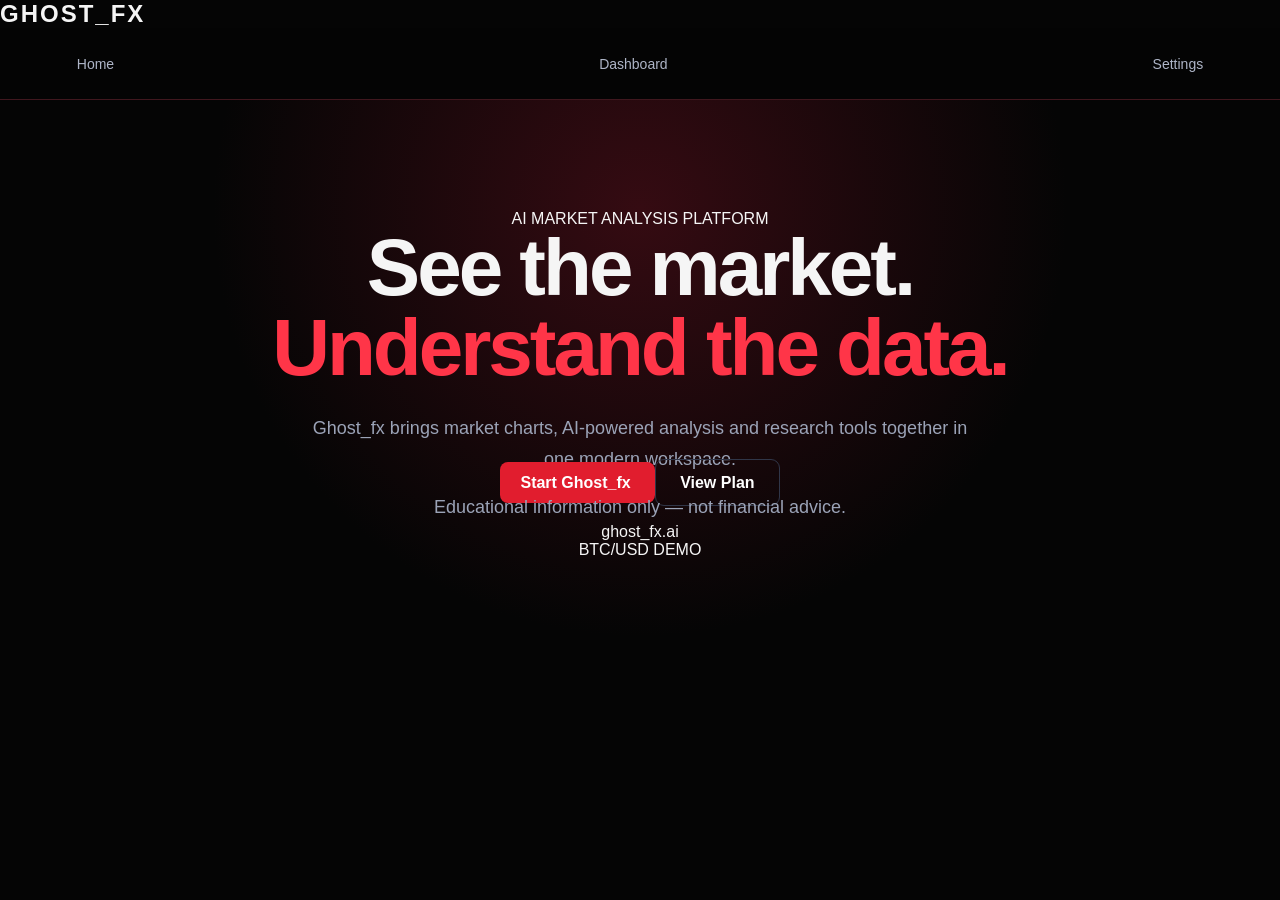
<file: index.html>
<!DOCTYPE html>
<html lang="en">
<head>
    <meta charset="UTF-8">
    <meta name="viewport" content="width=device-width, initial-scale=1.0">

    <title>GHOST_FX — AI Market Analysis</title>

    <link rel="stylesheet" href="style.css">
</head>

<body>

<header>
    <div class="logo">GHOST_FX</div>

    <nav>
        <a href="index.html">Home</a>
        <a href="dashboard.html">Dashboard</a>
        <a href="settings.html">Settings</a>
    </nav>
</header>

<main class="hero">

    <div class="eyebrow">
        AI MARKET ANALYSIS PLATFORM
    </div>

    <h1>
        See the market.<br>
        <span>Understand the data.</span>
    </h1>

    <p>
        Ghost_fx brings market charts, AI-powered analysis and
        research tools together in one modern workspace.
    </p>

    <div class="buttons">

        <a class="primary-button" href="dashboard.html">
            Start Ghost_fx
        </a>

        <a class="secondary-button" href="settings.html">
            View Plan
        </a>

    </div>

    <p class="notice">
        Educational information only — not financial advice.
    </p>

    <div class="brand">
        ghost_fx.ai
    </div>

    <div class="demo">
        BTC/USD DEMO
    </div>

</main>

</body>
</html>
</file>
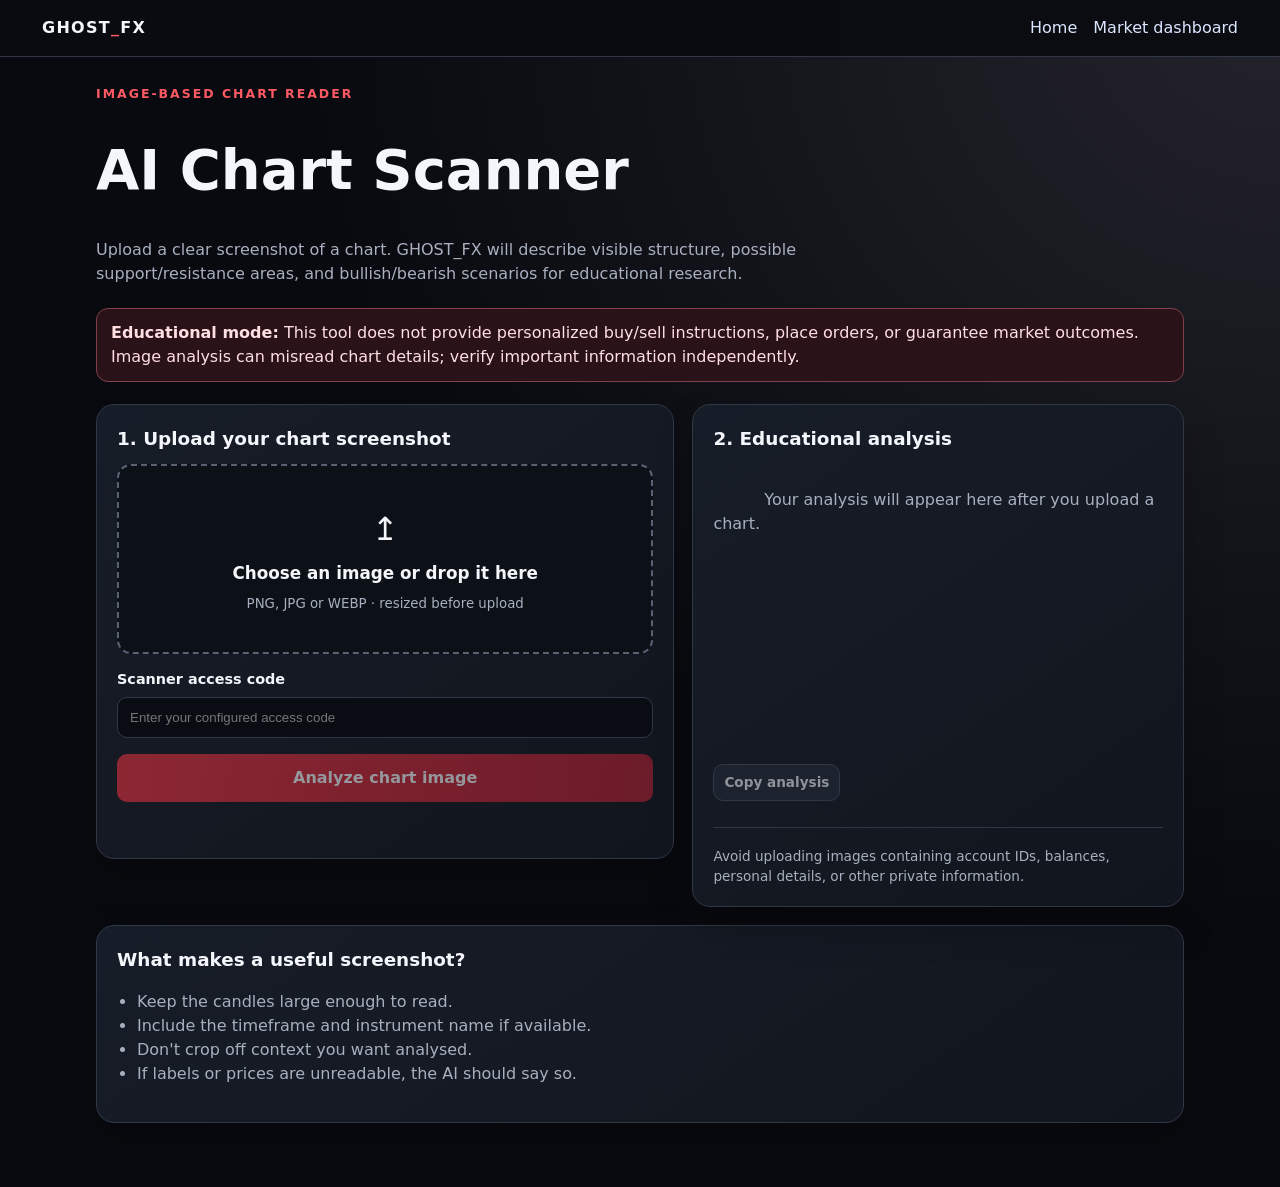
<file: chart-scanner.html>
<!doctype html>
<html lang="en">
<head>
  <meta charset="utf-8">
  <meta name="viewport" content="width=device-width, initial-scale=1">
  <meta name="description" content="GHOST_FX educational chart image analysis.">
  <title>GHOST_FX — AI Chart Scanner</title>
  <style>
    :root {
      color-scheme: dark;
      --bg:#080a0f;
      --panel:#11151d;
      --panel2:#171d28;
      --line:#303847;
      --text:#f4f6fb;
      --muted:#a8b0bf;
      --red:#ef3340;
      --red2:#ff5964;
    }
    * { box-sizing:border-box; }
    body {
      margin:0;
      min-height:100vh;
      background:radial-gradient(ellipse at top right,#24232c 0%,var(--bg) 54%);
      color:var(--text);
      font:16px/1.5 system-ui,-apple-system,Segoe UI,Roboto,sans-serif;
    }
    header {
      display:flex;
      align-items:center;
      justify-content:space-between;
      gap:16px;
      padding:16px clamp(16px,4vw,42px);
      border-bottom:1px solid var(--line);
      background:#090b10ef;
    }
    .brand { font-weight:900; letter-spacing:.08em; }
    .brand span { color:var(--red2); }
    nav { display:flex; gap:16px; flex-wrap:wrap; }
    a { color:#dbe6ff; text-decoration:none; }
    a:hover { text-decoration:underline; }
    main { max-width:1120px; padding:28px 16px 64px; margin:0 auto; }
    .eyebrow {
      color:var(--red2);
      font-size:.78rem;
      font-weight:800;
      letter-spacing:.16em;
      text-transform:uppercase;
    }
    h1 { font-size:clamp(2rem,5vw,3.5rem); line-height:1.05; }
    .intro { max-width:760px; color:var(--muted); }
    .notice {
      border:1px solid #82404a;
      background:#291218;
      border-radius:12px;
      padding:12px 14px;
      margin:22px 0;
      color:#ffdfe2;
    }
    .layout {
      display:grid;
      grid-template-columns:minmax(0,1fr) minmax(280px,.85fr);
      gap:18px;
      align-items:start;
    }
    .panel {
      background:linear-gradient(145deg,var(--panel2),var(--panel));
      border:1px solid var(--line);
      border-radius:18px;
      padding:20px;
      box-shadow:0 18px 40px #0003;
      min-width:0;
    }
    h2 { font-size:1.15rem; margin:0 0 12px; }
    .drop {
      border:2px dashed #596273;
      border-radius:14px;
      background:#0c1017;
      min-height:190px;
      display:flex;
      flex-direction:column;
      align-items:center;
      justify-content:center;
      gap:8px;
      text-align:center;
      padding:18px;
      cursor:pointer;
    }
    .drop.drag { border-color:var(--red2); background:#1d1117; }
    .drop strong { font-size:1.05rem; }
    .drop small { color:var(--muted); }
    input[type=file] {
      position:absolute;
      width:1px;
      height:1px;
      overflow:hidden;
      clip:rect(0,0,0,0);
    }
    label.fieldlabel {
      display:block;
      font-weight:700;
      font-size:.9rem;
      margin:15px 0 6px;
    }
    input[type=password] {
      width:100%;
      padding:12px;
      border-radius:10px;
      border:1px solid var(--line);
      background:#090d13;
      color:var(--text);
    }
    .previewWrap { margin-top:14px; display:none; }
    .previewWrap img {
      display:block;
      width:100%;
      max-height:360px;
      object-fit:contain;
      background:#05070a;
      border:1px solid var(--line);
      border-radius:12px;
    }
    .previewMeta {
      display:flex;
      align-items:center;
      justify-content:space-between;
      gap:10px;
      margin-top:7px;
      color:var(--muted);
      font-size:.85rem;
      flex-wrap:wrap;
    }
    button {
      border:0;
      border-radius:10px;
      padding:12px 16px;
      font:inherit;
      font-weight:800;
      cursor:pointer;
    }
    .primary {
      width:100%;
      margin-top:16px;
      background:linear-gradient(95deg,var(--red),#b51f32);
      color:white;
    }
    .primary:hover { filter:brightness(1.1); }
    button:disabled { opacity:.55; cursor:wait; }
    .secondary {
      background:#242c39;
      border:1px solid #485264;
      color:var(--text);
      padding:7px 10px;
      font-size:.85rem;
    }
    .status { margin-top:12px; min-height:24px; color:var(--muted); }
    .result {
      min-height:300px;
      color:#e8edf7;
      white-space:pre-wrap;
      overflow-wrap:anywhere;
    }
    .result.placeholder { color:var(--muted); }
    .checklist { padding-left:20px; color:var(--muted); }
    footer {
      border-top:1px solid var(--line);
      margin-top:26px;
      padding-top:18px;
      color:var(--muted);
      font-size:.85rem;
    }
    @media(max-width:800px) {
      .layout { grid-template-columns:1fr; }
      header { align-items:flex-start; flex-direction:column; }
    }
  </style>
</head>
<body>
  <header>
    <div class="brand">GHOST<span>_</span>FX</div>
    <nav aria-label="Main navigation">
      <a href="/">Home</a>
      <a href="/dashboard.html">Market dashboard</a>
    </nav>
  </header>

  <main>
    <div class="eyebrow">Image-based chart reader</div>
    <h1>AI Chart Scanner</h1>
    <p class="intro">
      Upload a clear screenshot of a chart. GHOST_FX will describe
      visible structure, possible support/resistance areas, and
      bullish/bearish scenarios for educational research.
    </p>

    <div class="notice">
      <strong>Educational mode:</strong>
      This tool does not provide personalized buy/sell instructions,
      place orders, or guarantee market outcomes. Image analysis can
      misread chart details; verify important information independently.
    </div>

    <div class="layout">
      <section class="panel" aria-labelledby="uploadHeading">
        <h2 id="uploadHeading">1. Upload your chart screenshot</h2>

        <label class="drop" id="dropZone" for="chartFile"
          tabindex="0" role="button" aria-label="Choose chart image">
          <span aria-hidden="true" style="font-size:2rem">↥</span>
          <strong>Choose an image or drop it here</strong>
          <small>PNG, JPG or WEBP · resized before upload</small>
        </label>

        <input id="chartFile" type="file"
          accept="image/png,image/jpeg,image/webp">

        <div class="previewWrap" id="previewWrap">
          <img id="preview" alt="Preview of uploaded chart screenshot">
          <div class="previewMeta">
            <span id="fileInfo">No image selected</span>
            <button id="clearButton" type="button" class="secondary">
              Remove image
            </button>
          </div>
        </div>

        <label class="fieldlabel" for="accessCode">Scanner access code</label>
        <input id="accessCode" type="password" autocomplete="off"
          placeholder="Enter your configured access code">

        <button id="analyzeButton" type="button" class="primary" disabled>
          Analyze chart image
        </button>
        <div class="status" id="status" role="status" aria-live="polite"></div>
      </section>

      <section class="panel" aria-labelledby="resultHeading">
        <h2 id="resultHeading">2. Educational analysis</h2>
        <div id="result" class="result placeholder">
          Your analysis will appear here after you upload a chart.
        </div>
        <button id="copyButton" type="button" class="secondary" disabled>
          Copy analysis
        </button>
        <footer>
          Avoid uploading images containing account IDs, balances,
          personal details, or other private information.
        </footer>
      </section>
    </div>

    <section class="panel" style="margin-top:18px">
      <h2>What makes a useful screenshot?</h2>
      <ul class="checklist">
        <li>Keep the candles large enough to read.</li>
        <li>Include the timeframe and instrument name if available.</li>
        <li>Don't crop off context you want analysed.</li>
        <li>If labels or prices are unreadable, the AI should say so.</li>
      </ul>
    </section>
  </main>

<script>
(() => {
  const fileInput = document.getElementById('chartFile');
  const dropZone = document.getElementById('dropZone');
  const previewWrap = document.getElementById('previewWrap');
  const preview = document.getElementById('preview');
  const fileInfo = document.getElementById('fileInfo');
  const accessCode = document.getElementById('accessCode');
  const analyzeButton = document.getElementById('analyzeButton');
  const clearButton = document.getElementById('clearButton');
  const copyButton = document.getElementById('copyButton');
  const status = document.getElementById('status');
  const result = document.getElementById('result');

  let imageDataUrl = '';
  let analysisText = '';

  function setStatus(message, isError = false) {
    status.textContent = message;
    status.style.color = isError ? '#ff8e99' : '#b9c5d8';
  }

  async function resizeImage(file) {
    if (!file || !/^image\/(png|jpeg|webp)$/.test(file.type)) {
      throw new Error('Choose a PNG, JPG or WEBP image.');
    }
    if (file.size > 15 * 1024 * 1024) {
      throw new Error('That image is over 15 MB. Choose a smaller screenshot.');
    }

    const bitmap = await createImageBitmap(file);
    const maxSide = 1600;
    const scale = Math.min(1, maxSide / Math.max(bitmap.width, bitmap.height));
    const canvas = document.createElement('canvas');
    canvas.width = Math.max(1, Math.round(bitmap.width * scale));
    canvas.height = Math.max(1, Math.round(bitmap.height * scale));

    const ctx = canvas.getContext('2d');
    if (!ctx) throw new Error('Your browser could not prepare this image.');

    ctx.drawImage(bitmap, 0, 0, canvas.width, canvas.height);
    bitmap.close();

    const blob = await new Promise(resolve =>
      canvas.toBlob(resolve, 'image/jpeg', 0.84)
    );
    if (!blob) throw new Error('Could not prepare that image.');

    if (blob.size > 2.8 * 1024 * 1024) {
      throw new Error('The resized image is too large. Try a smaller screenshot.');
    }

    return await new Promise((resolve, reject) => {
      const reader = new FileReader();
      reader.onload = () => resolve(reader.result);
      reader.onerror = () => reject(new Error('Could not read the image.'));
      reader.readAsDataURL(blob);
    });
  }

  async function chooseFile(file) {
    try {
      setStatus('Preparing image in your browser…');
      analyzeButton.disabled = true;
      imageDataUrl = await resizeImage(file);

      preview.src = imageDataUrl;
      previewWrap.style.display = 'block';
      fileInfo.textContent = `${file.name} · ready for upload`;
      analyzeButton.disabled = false;
      setStatus('Image ready. Enter your access code, then analyze.');
    } catch (error) {
      imageDataUrl = '';
      previewWrap.style.display = 'none';
      analyzeButton.disabled = true;
      setStatus(error.message || 'Could not prepare that image.', true);
    }
  }

  fileInput.addEventListener('change', () => {
    if (fileInput.files && fileInput.files[0]) {
      chooseFile(fileInput.files[0]);
    }
  });

  dropZone.addEventListener('keydown', event => {
    if (event.key === 'Enter' || event.key === ' ') {
      event.preventDefault();
      fileInput.click();
    }
  });

  for (const eventName of ['dragenter', 'dragover']) {
    dropZone.addEventListener(eventName, event => {
      event.preventDefault();
      dropZone.classList.add('drag');
    });
  }

  for (const eventName of ['dragleave', 'drop']) {
    dropZone.addEventListener(eventName, event => {
      event.preventDefault();
      dropZone.classList.remove('drag');
    });
  }

  dropZone.addEventListener('drop', event => {
    const file = event.dataTransfer && event.dataTransfer.files[0];
    if (file) chooseFile(file);
  });

  clearButton.addEventListener('click', () => {
    imageDataUrl = '';
    fileInput.value = '';
    preview.removeAttribute('src');
    previewWrap.style.display = 'none';
    analyzeButton.disabled = true;
    setStatus('Image removed.');
  });

  analyzeButton.addEventListener('click', async () => {
    if (!imageDataUrl) {
      return setStatus('Choose a chart image first.', true);
    }
    if (!accessCode.value.trim()) {
      return setStatus('Enter the scanner access code first.', true);
    }

    analyzeButton.disabled = true;
    copyButton.disabled = true;
    result.classList.add('placeholder');
    result.textContent = 'Analyzing the visible chart details…';
    setStatus('Sending image for educational analysis. Please wait.');

    try {
      const response = await fetch('/api/analyze-chart', {
        method: 'POST',
        headers: { 'Content-Type': 'application/json' },
        body: JSON.stringify({
          imageDataUrl,
          accessCode: accessCode.value.trim()
        })
      });

      const body = await response.json().catch(() => ({}));
      if (!response.ok) {
        throw new Error(body.error || `Scanner returned HTTP ${response.status}.`);
      }

      analysisText = String(body.analysis || 'No readable analysis was returned.');
      result.textContent = analysisText;
      result.classList.remove('placeholder');
      copyButton.disabled = false;
      setStatus('Analysis complete. Treat it as educational, not a trading instruction.');
    } catch (error) {
      result.textContent = 'The chart could not be analyzed. ' +
        (error.message || 'Check deployment and configuration.');
      result.classList.remove('placeholder');
      setStatus('Analysis failed. Read the message in the results panel.', true);
    } finally {
      analyzeButton.disabled = false;
    }
  });

  copyButton.addEventListener('click', async () => {
    if (!analysisText) return;

    try {
      await navigator.clipboard.writeText(analysisText);
      setStatus('Analysis copied.');
    } catch {
      setStatus('Copy is blocked. Select the analysis text and copy it manually.', true);
    }
  });
})();
</script>
</body>
</html>
</file>
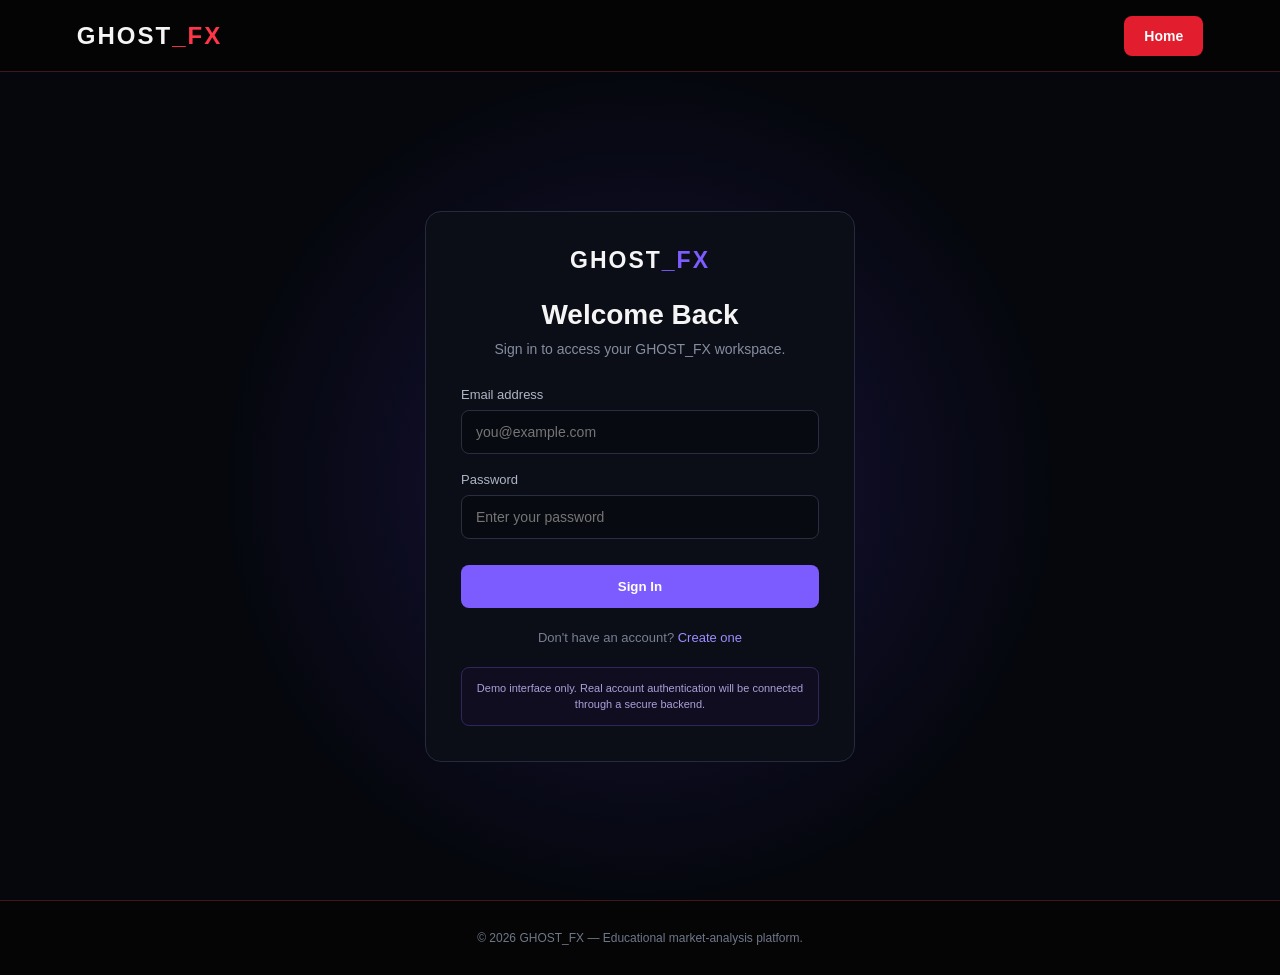
<file: login.html>
<!DOCTYPE html>
<html lang="en">
<head>
  <meta charset="UTF-8">
  <meta name="viewport" content="width=device-width, initial-scale=1.0">

  <title>GHOST_FX | Login</title>

  <link rel="stylesheet" href="style.css">

  <style>
    .auth-page {
      min-height: calc(100vh - 72px);
      display: flex;
      align-items: center;
      justify-content: center;
      padding: 40px 20px;
      background: radial-gradient(
        circle at center,
        #17133b 0%,
        #05070d 55%
      );
    }

    .auth-card {
      width: 100%;
      max-width: 430px;
      padding: 35px;
      background: #0b0e16;
      border: 1px solid #252b3b;
      border-radius: 16px;
    }

    .auth-card h1 {
      text-align: center;
      font-size: 28px;
      margin-bottom: 10px;
    }

    .auth-card > p {
      text-align: center;
      color: #858da1;
      font-size: 14px;
      margin-bottom: 30px;
    }

    .auth-logo {
      text-align: center;
      font-size: 23px;
      font-weight: 800;
      letter-spacing: 2px;
      margin-bottom: 25px;
    }

    .auth-logo span {
      color: #7c5cff;
    }

    .form-group {
      margin-bottom: 18px;
    }

    .form-group label {
      display: block;
      color: #aeb5c7;
      font-size: 13px;
      margin-bottom: 8px;
    }

    .form-group input {
      width: 100%;
      padding: 13px 14px;
      background: #070a11;
      border: 1px solid #292f40;
      border-radius: 8px;
      color: white;
      outline: none;
      font-size: 14px;
    }

    .form-group input:focus {
      border-color: #7c5cff;
    }

    .login-button {
      width: 100%;
      border: none;
      padding: 14px;
      border-radius: 8px;
      background: #7c5cff;
      color: white;
      font-weight: bold;
      cursor: pointer;
      margin-top: 8px;
    }

    .login-button:hover {
      background: #9278ff;
    }

    .message {
      display: none;
      margin-top: 15px;
      padding: 12px;
      border-radius: 8px;
      background: #111522;
      color: #aeb5c7;
      font-size: 13px;
      text-align: center;
    }

    .auth-links {
      text-align: center;
      margin-top: 22px;
      color: #777f93;
      font-size: 13px;
    }

    .auth-links a {
      color: #9d8cff;
      text-decoration: none;
    }

    .demo-note {
      margin-top: 22px;
      padding: 12px;
      border: 1px solid #30265f;
      background: #100d20;
      color: #aaa0d8;
      border-radius: 8px;
      font-size: 11px;
      line-height: 1.5;
      text-align: center;
    }
  </style>
</head>

<body>

  <nav>
    <div class="logo">
      GHOST<span>_FX</span>
    </div>

    <a href="index.html" class="nav-button">
      Home
    </a>
  </nav>


  <main class="auth-page">

    <div class="auth-card">

      <div class="auth-logo">
        GHOST<span>_FX</span>
      </div>

      <h1>Welcome Back</h1>

      <p>
        Sign in to access your GHOST_FX workspace.
      </p>


      <form id="loginForm">

        <div class="form-group">
          <label for="email">Email address</label>

          <input
            type="email"
            id="email"
            placeholder="you@example.com"
            required
          >
        </div>


        <div class="form-group">
          <label for="password">Password</label>

          <input
            type="password"
            id="password"
            placeholder="Enter your password"
            required
          >
        </div>


        <button type="submit" class="login-button">
          Sign In
        </button>

      </form>


      <div id="loginMessage" class="message"></div>


      <div class="auth-links">
        Don't have an account?
        <a href="signup.html">Create one</a>
      </div>


      <div class="demo-note">
        Demo interface only. Real account authentication will be
        connected through a secure backend.
      </div>

    </div>

  </main>


  <footer>
    © 2026 GHOST_FX — Educational market-analysis platform.
  </footer>


  <script src="script.js"></script>

  <script>
    const loginForm = document.getElementById("loginForm");
    const loginMessage = document.getElementById("loginMessage");

    loginForm.addEventListener("submit", function(event) {
      event.preventDefault();

      loginMessage.style.display = "block";
      loginMessage.textContent =
        "Demo login submitted. Secure authentication will be connected later.";
    });
  </script>

</body>
</html>
</file>
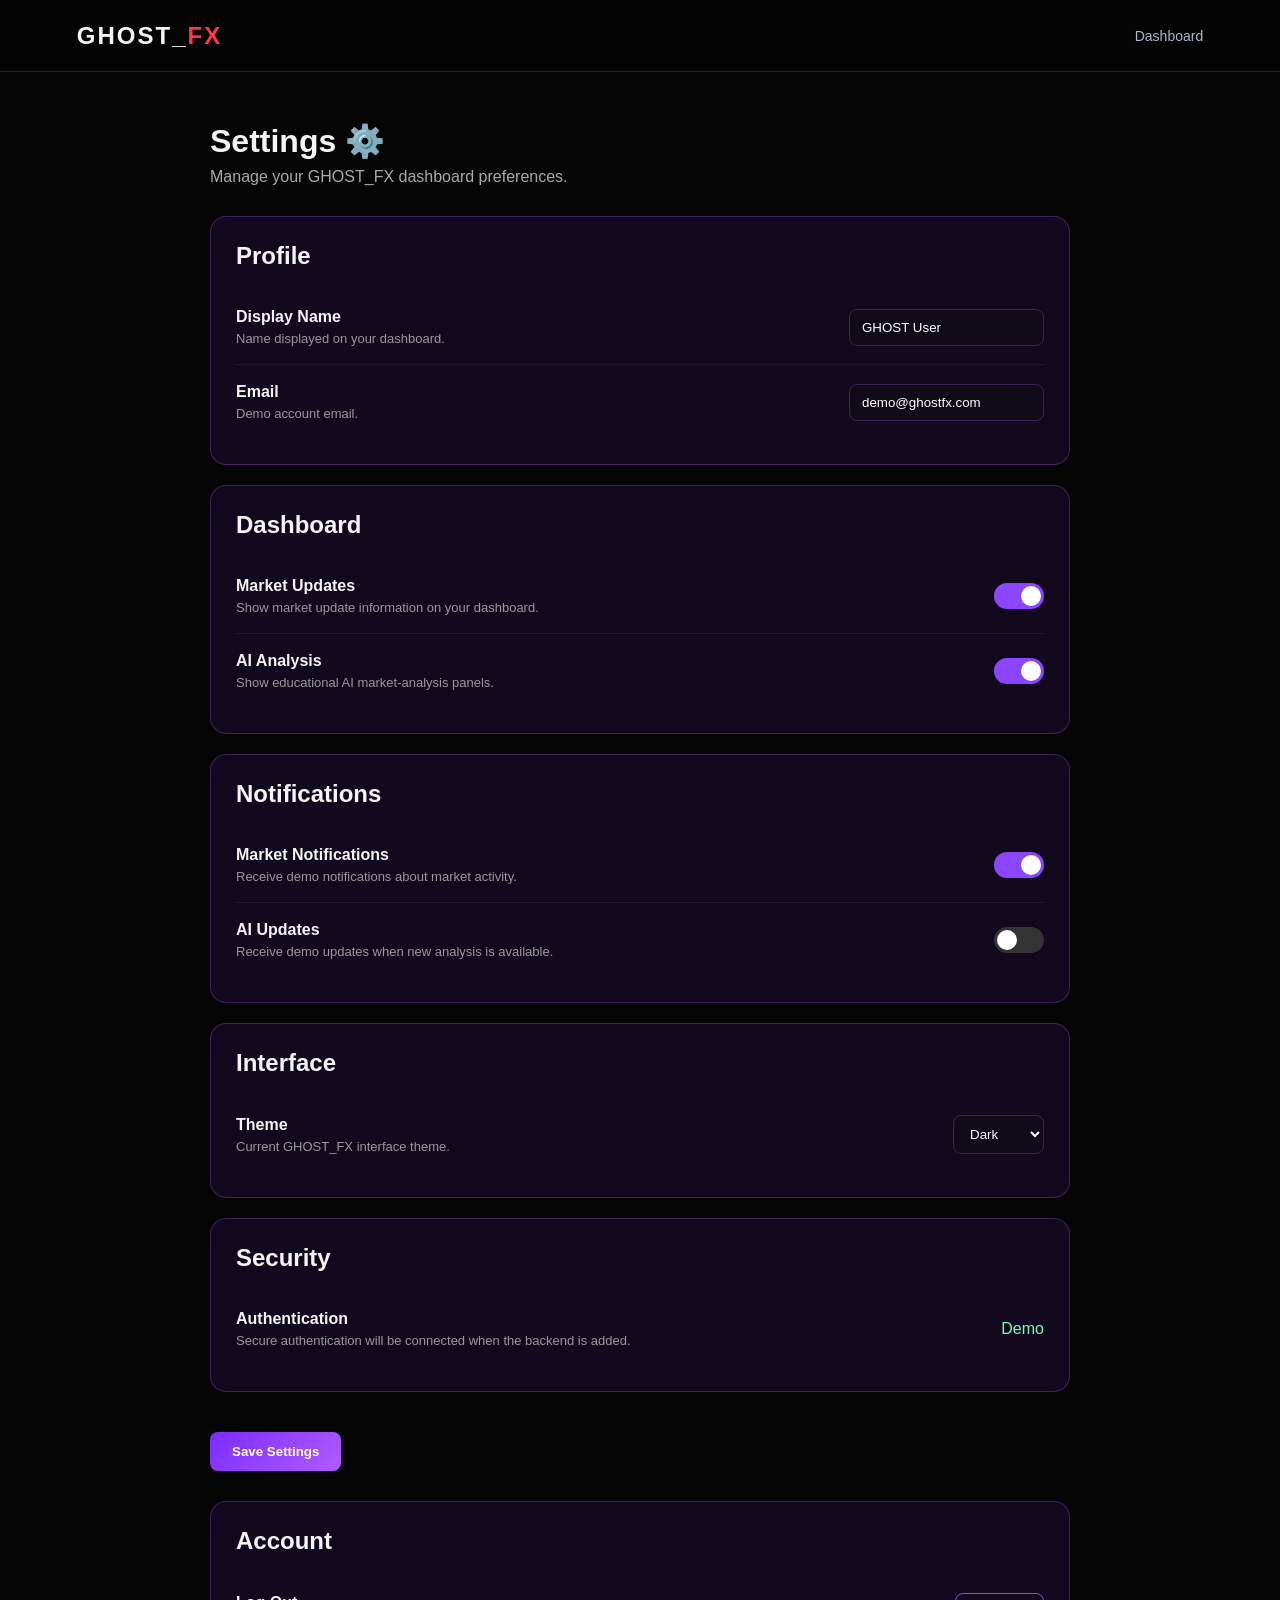
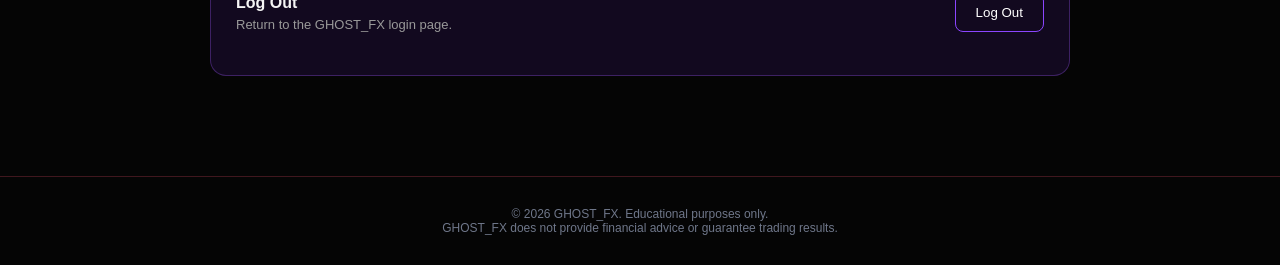
<file: settings.html>
<!DOCTYPE html>
<html lang="en">
<head>
    <meta charset="UTF-8">
    <meta name="viewport" content="width=device-width, initial-scale=1.0">

    <title>Settings | GHOST_FX</title>

    <link rel="stylesheet" href="style.css">

    <style>
        .settings-page {
            max-width: 900px;
            margin: 0 auto;
            padding: 50px 20px 80px;
        }

        .settings-header {
            margin-bottom: 30px;
        }

        .settings-header h1 {
            margin-bottom: 8px;
        }

        .settings-header p {
            color: #aaa;
        }

        .settings-card {
            background: rgba(20, 10, 35, 0.9);
            border: 1px solid rgba(160, 90, 255, 0.3);
            border-radius: 16px;
            padding: 25px;
            margin-bottom: 20px;
        }

        .settings-card h2 {
            margin-top: 0;
            margin-bottom: 20px;
        }

        .setting-row {
            display: flex;
            justify-content: space-between;
            align-items: center;
            gap: 20px;
            padding: 18px 0;
            border-bottom: 1px solid rgba(255,255,255,0.07);
        }

        .setting-row:last-child {
            border-bottom: none;
        }

        .setting-info h3 {
            margin: 0 0 5px;
            font-size: 16px;
        }

        .setting-info p {
            margin: 0;
            color: #999;
            font-size: 13px;
        }

        .setting-input {
            padding: 10px 12px;
            border-radius: 8px;
            border: 1px solid #3b2455;
            background: #100a19;
            color: white;
            outline: none;
        }

        .setting-input:focus {
            border-color: #9b5cff;
        }

        .toggle {
            position: relative;
            width: 50px;
            height: 26px;
            flex-shrink: 0;
        }

        .toggle input {
            display: none;
        }

        .slider {
            position: absolute;
            inset: 0;
            background: #333;
            border-radius: 30px;
            cursor: pointer;
            transition: 0.3s;
        }

        .slider::before {
            content: "";
            position: absolute;
            width: 20px;
            height: 20px;
            left: 3px;
            top: 3px;
            background: white;
            border-radius: 50%;
            transition: 0.3s;
        }

        .toggle input:checked + .slider {
            background: #8b45ff;
        }

        .toggle input:checked + .slider::before {
            transform: translateX(24px);
        }

        .save-btn {
            margin-top: 20px;
            padding: 12px 22px;
            border: none;
            border-radius: 8px;
            background: linear-gradient(135deg, #7b2cff, #b05cff);
            color: white;
            font-weight: bold;
            cursor: pointer;
        }

        .save-btn:hover {
            transform: translateY(-2px);
        }

        .logout-btn {
            padding: 11px 20px;
            border: 1px solid #8b45ff;
            border-radius: 8px;
            background: transparent;
            color: white;
            cursor: pointer;
        }

        .logout-btn:hover {
            background: rgba(139, 69, 255, 0.15);
        }

        .demo-status {
            margin-top: 15px;
            padding: 12px;
            border-radius: 8px;
            background: rgba(80, 200, 120, 0.08);
            color: #7dffad;
            display: none;
        }

        @media (max-width: 600px) {
            .setting-row {
                align-items: flex-start;
            }

            .setting-info {
                max-width: 75%;
            }
        }
    </style>
</head>

<body>

    <!-- NAVBAR -->
    <nav class="navbar">

        <div class="logo">
            GHOST_<span>FX</span>
        </div>

        <a href="dashboard.html" class="nav-btn">
            Dashboard
        </a>

    </nav>


    <!-- SETTINGS -->
    <main class="settings-page">

        <div class="settings-header">

            <h1>Settings ⚙️</h1>

            <p>
                Manage your GHOST_FX dashboard preferences.
            </p>

        </div>


        <!-- PROFILE -->
        <section class="settings-card">

            <h2>Profile</h2>

            <div class="setting-row">

                <div class="setting-info">
                    <h3>Display Name</h3>
                    <p>Name displayed on your dashboard.</p>
                </div>

                <input
                    class="setting-input"
                    type="text"
                    id="displayName"
                    value="GHOST User"
                >

            </div>


            <div class="setting-row">

                <div class="setting-info">
                    <h3>Email</h3>
                    <p>Demo account email.</p>
                </div>

                <input
                    class="setting-input"
                    type="email"
                    value="demo@ghostfx.com"
                    disabled
                >

            </div>

        </section>


        <!-- DASHBOARD -->
        <section class="settings-card">

            <h2>Dashboard</h2>

            <div class="setting-row">

                <div class="setting-info">
                    <h3>Market Updates</h3>
                    <p>Show market update information on your dashboard.</p>
                </div>

                <label class="toggle">

                    <input
                        type="checkbox"
                        id="marketUpdates"
                        checked
                    >

                    <span class="slider"></span>

                </label>

            </div>


            <div class="setting-row">

                <div class="setting-info">
                    <h3>AI Analysis</h3>
                    <p>Show educational AI market-analysis panels.</p>
                </div>

                <label class="toggle">

                    <input
                        type="checkbox"
                        id="aiAnalysis"
                        checked
                    >

                    <span class="slider"></span>

                </label>

            </div>

        </section>


        <!-- NOTIFICATIONS -->
        <section class="settings-card">

            <h2>Notifications</h2>

            <div class="setting-row">

                <div class="setting-info">
                    <h3>Market Notifications</h3>
                    <p>Receive demo notifications about market activity.</p>
                </div>

                <label class="toggle">

                    <input
                        type="checkbox"
                        id="marketNotifications"
                        checked
                    >

                    <span class="slider"></span>

                </label>

            </div>


            <div class="setting-row">

                <div class="setting-info">
                    <h3>AI Updates</h3>
                    <p>Receive demo updates when new analysis is available.</p>
                </div>

                <label class="toggle">

                    <input
                        type="checkbox"
                        id="aiNotifications"
                    >

                    <span class="slider"></span>

                </label>

            </div>

        </section>


        <!-- INTERFACE -->
        <section class="settings-card">

            <h2>Interface</h2>

            <div class="setting-row">

                <div class="setting-info">
                    <h3>Theme</h3>
                    <p>Current GHOST_FX interface theme.</p>
                </div>

                <select class="setting-input" id="theme">

                    <option value="dark">
                        Dark
                    </option>

                    <option value="system">
                        System
                    </option>

                </select>

            </div>

        </section>


        <!-- SECURITY -->
        <section class="settings-card">

            <h2>Security</h2>

            <div class="setting-row">

                <div class="setting-info">
                    <h3>Authentication</h3>
                    <p>
                        Secure authentication will be connected
                        when the backend is added.
                    </p>
                </div>

                <span style="color:#7dffad;">
                    Demo
                </span>

            </div>

        </section>


        <button class="save-btn" id="saveSettings">
            Save Settings
        </button>

        <div class="demo-status" id="demoStatus">
            Settings saved in demo mode.
        </div>


        <!-- LOGOUT -->
        <section class="settings-card" style="margin-top:30px;">

            <h2>Account</h2>

            <div class="setting-row">

                <div class="setting-info">
                    <h3>Log Out</h3>
                    <p>Return to the GHOST_FX login page.</p>
                </div>

                <button class="logout-btn" id="logoutBtn">
                    Log Out
                </button>

            </div>

        </section>

    </main>


    <!-- FOOTER -->
    <footer>

        <p>
            © 2026 GHOST_FX. Educational purposes only.
        </p>

        <p>
            GHOST_FX does not provide financial advice
            or guarantee trading results.
        </p>

    </footer>


    <script src="script.js"></script>

    <script>

        const saveButton =
            document.getElementById("saveSettings");

        const demoStatus =
            document.getElementById("demoStatus");

        saveButton.addEventListener("click", function () {

            demoStatus.style.display = "block";

            setTimeout(function () {
                demoStatus.style.display = "none";
            }, 3000);

        });


        document.getElementById("logoutBtn")
            .addEventListener("click", function () {

                window.location.href = "login.html";

            });


        document.getElementById("theme")
            .addEventListener("change", function () {

                if (this.value === "dark") {
                    document.body.style.background = "";
                }

                if (this.value === "system") {
                    document.body.style.background = "";
                }

            });

    </script>

</body>
</html>
</file>
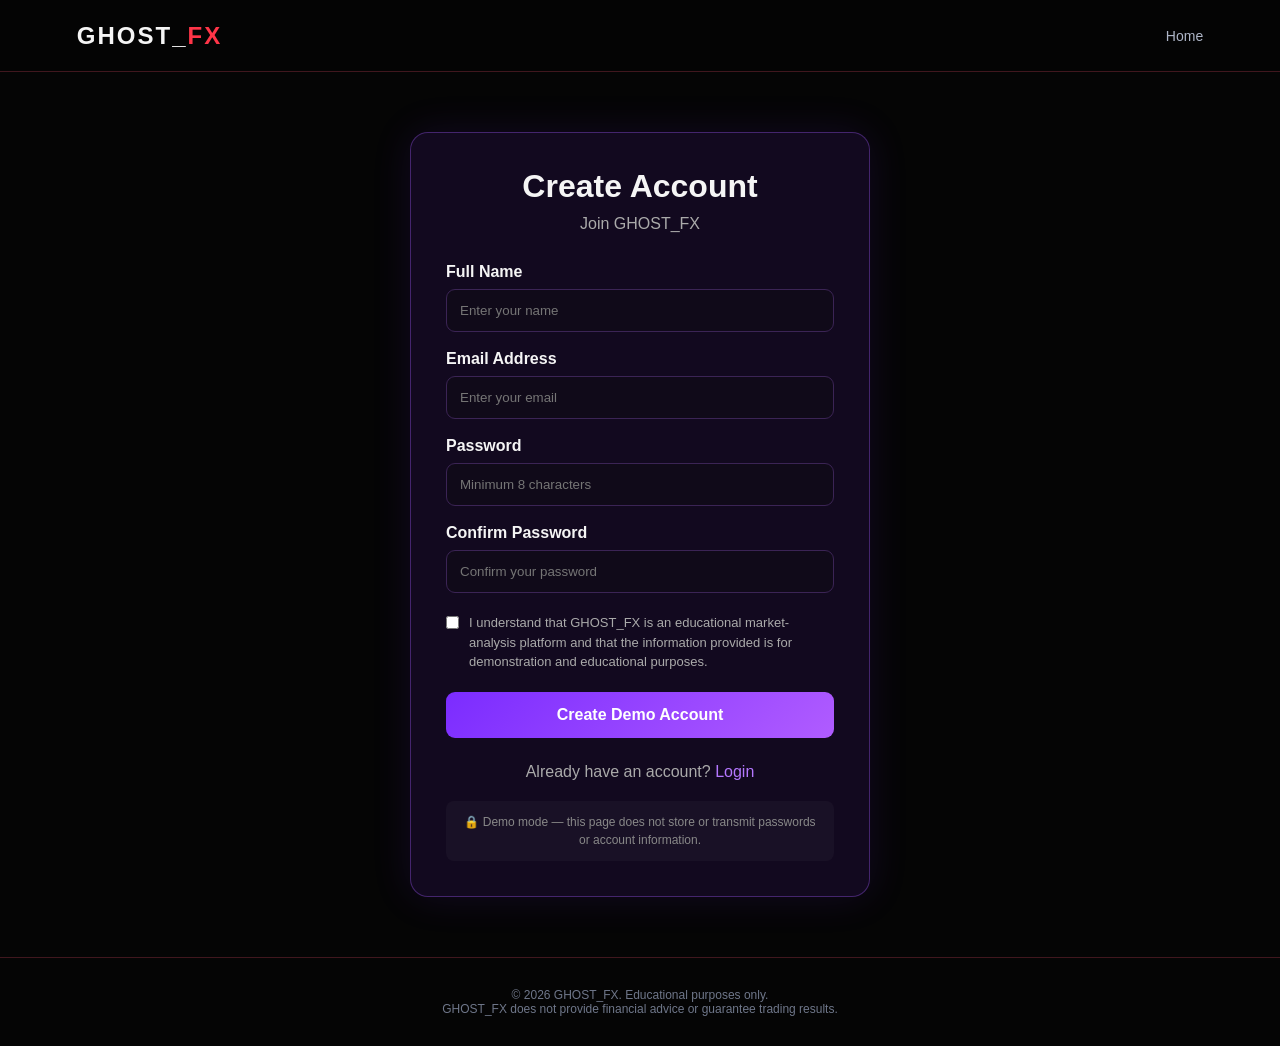
<file: signup.html>
<!DOCTYPE html>
<html lang="en">
<head>
    <meta charset="UTF-8">
    <meta name="viewport" content="width=device-width, initial-scale=1.0">

    <title>Sign Up | GHOST_FX</title>

    <link rel="stylesheet" href="style.css">

    <style>
        .auth-page {
            min-height: 80vh;
            display: flex;
            align-items: center;
            justify-content: center;
            padding: 60px 20px;
        }

        .auth-card {
            width: 100%;
            max-width: 460px;
            background: rgba(20, 10, 35, 0.9);
            border: 1px solid rgba(160, 90, 255, 0.35);
            border-radius: 18px;
            padding: 35px;
            box-shadow: 0 0 40px rgba(120, 50, 255, 0.12);
            box-sizing: border-box;
        }

        .auth-card h1 {
            text-align: center;
            margin-bottom: 10px;
        }

        .auth-subtitle {
            text-align: center;
            color: #aaa;
            margin-bottom: 30px;
        }

        .form-group {
            margin-bottom: 18px;
        }

        .form-group label {
            display: block;
            margin-bottom: 8px;
            font-weight: 600;
        }

        .form-group input {
            width: 100%;
            padding: 13px;
            border-radius: 9px;
            border: 1px solid #3b2455;
            background: #100a19;
            color: white;
            outline: none;
            box-sizing: border-box;
        }

        .form-group input:focus {
            border-color: #9b5cff;
            box-shadow: 0 0 10px rgba(155, 92, 255, 0.2);
        }

        .terms {
            display: flex;
            gap: 10px;
            align-items: flex-start;
            color: #aaa;
            font-size: 13px;
            margin: 20px 0;
            line-height: 1.5;
        }

        .terms input {
            margin-top: 3px;
        }

        .signup-btn {
            width: 100%;
            padding: 14px;
            border: none;
            border-radius: 9px;
            background: linear-gradient(135deg, #7b2cff, #b05cff);
            color: white;
            font-size: 16px;
            font-weight: bold;
            cursor: pointer;
            transition: 0.3s;
        }

        .signup-btn:hover {
            transform: translateY(-2px);
            box-shadow: 0 8px 25px rgba(123, 44, 255, 0.3);
        }

        .message {
            display: none;
            margin-top: 20px;
            padding: 12px;
            border-radius: 8px;
            text-align: center;
            font-size: 14px;
            line-height: 1.5;
        }

        .auth-link {
            text-align: center;
            margin-top: 25px;
            color: #aaa;
        }

        .auth-link a {
            color: #b477ff;
            text-decoration: none;
        }

        .security-note {
            margin-top: 20px;
            padding: 12px;
            background: rgba(255, 255, 255, 0.03);
            border-radius: 8px;
            color: #888;
            font-size: 12px;
            text-align: center;
            line-height: 1.5;
        }
    </style>
</head>

<body>

    <!-- NAVIGATION -->
    <nav class="navbar">

        <div class="logo">
            GHOST_<span>FX</span>
        </div>

        <a href="index.html" class="nav-btn">
            Home
        </a>

    </nav>


    <!-- SIGN UP -->
    <main class="auth-page">

        <div class="auth-card">

            <h1>Create Account</h1>

            <p class="auth-subtitle">
                Join GHOST_FX
            </p>


            <form id="signupForm">

                <div class="form-group">

                    <label for="name">
                        Full Name
                    </label>

                    <input
                        type="text"
                        id="name"
                        placeholder="Enter your name"
                        required
                    >

                </div>


                <div class="form-group">

                    <label for="email">
                        Email Address
                    </label>

                    <input
                        type="email"
                        id="email"
                        placeholder="Enter your email"
                        required
                    >

                </div>


                <div class="form-group">

                    <label for="password">
                        Password
                    </label>

                    <input
                        type="password"
                        id="password"
                        placeholder="Minimum 8 characters"
                        minlength="8"
                        required
                    >

                </div>


                <div class="form-group">

                    <label for="confirmPassword">
                        Confirm Password
                    </label>

                    <input
                        type="password"
                        id="confirmPassword"
                        placeholder="Confirm your password"
                        minlength="8"
                        required
                    >

                </div>


                <label class="terms">

                    <input
                        type="checkbox"
                        id="terms"
                        required
                    >

                    <span>
                        I understand that GHOST_FX is an educational
                        market-analysis platform and that the information
                        provided is for demonstration and educational
                        purposes.
                    </span>

                </label>


                <button
                    type="submit"
                    class="signup-btn"
                >
                    Create Demo Account
                </button>

            </form>


            <div
                id="signupMessage"
                class="message"
            ></div>


            <div class="auth-link">

                Already have an account?

                <a href="login.html">
                    Login
                </a>

            </div>


            <div class="security-note">

                🔒 Demo mode — this page does not store or transmit
                passwords or account information.

            </div>

        </div>

    </main>


    <!-- FOOTER -->
    <footer>

        <p>
            © 2026 GHOST_FX. Educational purposes only.
        </p>

        <p>
            GHOST_FX does not provide financial advice
            or guarantee trading results.
        </p>

    </footer>


    <script src="script.js"></script>


    <script>

        const signupForm =
            document.getElementById("signupForm");

        const signupMessage =
            document.getElementById("signupMessage");


        signupForm.addEventListener(
            "submit",
            function(event) {

                event.preventDefault();


                const password =
                    document.getElementById("password").value;

                const confirmPassword =
                    document.getElementById("confirmPassword").value;


                if (password.length < 8) {

                    signupMessage.style.display = "block";

                    signupMessage.style.background =
                        "rgba(255, 80, 80, 0.1)";

                    signupMessage.style.color =
                        "#ff9999";

                    signupMessage.textContent =
                        "Password must be at least 8 characters.";

                    return;
                }


                if (password !== confirmPassword) {

                    signupMessage.style.display = "block";

                    signupMessage.style.background =
                        "rgba(255, 80, 80, 0.1)";

                    signupMessage.style.color =
                        "#ff9999";

                    signupMessage.textContent =
                        "Passwords do not match.";

                    return;
                }


                /*
                 * DEMO MODE ONLY
                 *
                 * No password is stored or transmitted.
                 */

                signupMessage.style.display = "block";

                signupMessage.style.background =
                    "rgba(80, 200, 120, 0.12)";

                signupMessage.style.color =
                    "#7dffad";

                signupMessage.textContent =
                    "Demo account details accepted. Redirecting to login...";


                setTimeout(function() {

                    window.location.href =
                        "login.html";

                }, 1500);

            }
        );

    </script>

</body>
</html>
</file>
<file: style.css>
* {
  margin: 0;
  padding: 0;
  box-sizing: border-box;
  font-family: Arial, Helvetica, sans-serif;
}

html {
  scroll-behavior: smooth;
}

body {
  background: #05070d;
  color: #f5f7ff;
  min-height: 100vh;
}

/* NAVIGATION */

nav {
  height: 72px;
  padding: 0 6%;
  display: flex;
  align-items: center;
  justify-content: space-between;
  background: rgba(5, 7, 13, 0.97);
  border-bottom: 1px solid #1b2030;
  position: sticky;
  top: 0;
  z-index: 100;
}

.logo {
  font-size: 24px;
  font-weight: 800;
  letter-spacing: 2px;
}

.logo span {
  color: #7c5cff;
}

nav ul {
  display: flex;
  list-style: none;
  gap: 30px;
}

nav a {
  color: #aeb5c7;
  text-decoration: none;
  font-size: 14px;
  transition: 0.2s;
}

nav a:hover {
  color: #ffffff;
}

.nav-button,
.primary-button {
  background: #7c5cff;
  color: #ffffff !important;
  padding: 12px 20px;
  border-radius: 8px;
  text-decoration: none;
  font-weight: bold;
}

.nav-button:hover,
.primary-button:hover {
  background: #9278ff;
}

/* HERO */

.hero {
  padding: 110px 6% 90px;
  text-align: center;
  background: radial-gradient(
    circle at 50% 20%,
    #17133b 0%,
    transparent 48%
  );
}

.badge {
  display: inline-block;
  padding: 8px 14px;
  border: 1px solid #30265f;
  background: #100d20;
  color: #9d8cff;
  border-radius: 30px;
  font-size: 12px;
  margin-bottom: 25px;
}

.hero h1 {
  font-size: clamp(45px, 7vw, 80px);
  line-height: 1;
  margin-bottom: 25px;
  letter-spacing: -3px;
}

.hero h1 span {
  color: #7c5cff;
}

.hero p {
  max-width: 680px;
  margin: auto;
  color: #9ba3b7;
  font-size: 18px;
  line-height: 1.7;
}

.hero-buttons {
  margin-top: 35px;
  display: flex;
  justify-content: center;
  gap: 15px;
  flex-wrap: wrap;
}

.secondary-button {
  padding: 14px 24px;
  border-radius: 9px;
  border: 1px solid #303648;
  color: #ffffff;
  text-decoration: none;
  font-weight: bold;
}

.secondary-button:hover {
  border-color: #7c5cff;
}

/* DASHBOARD */

.dashboard {
  width: 88%;
  max-width: 1250px;
  margin: 20px auto 100px;
}

.dashboard-header {
  display: flex;
  justify-content: space-between;
  align-items: center;
  margin-bottom: 20px;
  gap: 15px;
  flex-wrap: wrap;
}

.dashboard-header h2 {
  font-size: 25px;
}

.demo-label {
  color: #9ba3b7;
  font-size: 12px;
  border: 1px solid #252b3b;
  padding: 7px 11px;
  border-radius: 20px;
}

.market-grid {
  display: grid;
  grid-template-columns: repeat(4, 1fr);
  gap: 15px;
  margin-bottom: 20px;
}

.market-card,
.panel {
  background: #0b0e16;
  border: 1px solid #1d2331;
  border-radius: 14px;
}

.market-card {
  padding: 20px;
  transition: 0.2s;
}

.market-card:hover {
  border-color: #39305f;
  transform: translateY(-2px);
}

.market-name {
  color: #8d95a9;
  font-size: 13px;
  margin-bottom: 12px;
}

.market-price {
  font-size: 23px;
  font-weight: bold;
}

.positive {
  color: #55d68b;
  font-size: 13px;
  margin-top: 7px;
}

.negative {
  color: #ff6577;
  font-size: 13px;
  margin-top: 7px;
}

/* MAIN GRID */

.dashboard-grid {
  display: grid;
  grid-template-columns: 2fr 1fr;
  gap: 20px;
}

.panel {
  padding: 24px;
}

.panel-title {
  display: flex;
  justify-content: space-between;
  align-items: center;
  margin-bottom: 25px;
  gap: 10px;
}

.panel-title h3 {
  font-size: 17px;
}

.panel-title span {
  color: #777f93;
  font-size: 12px;
}

/* CHART */

.chart {
  height: 330px;
  position: relative;
  overflow: hidden;
  border-radius: 10px;
  background:
    linear-gradient(#111521 1px, transparent 1px),
    linear-gradient(90deg, #111521 1px, transparent 1px);
  background-size: 50px 50px;
}

.chart svg {
  width: 100%;
  height: 100%;
}

.chart-line {
  fill: none;
  stroke: #7c5cff;
  stroke-width: 3;
  stroke-linecap: round;
  stroke-linejoin: round;
}

/* AI PANEL */

.ai-box {
  background: #0e1020;
  border: 1px solid #292348;
  border-radius: 12px;
  padding: 20px;
  margin-bottom: 20px;
}

.ai-header {
  display: flex;
  align-items: center;
  gap: 10px;
  margin-bottom: 18px;
}

.ai-icon {
  width: 38px;
  height: 38px;
  display: grid;
  place-items: center;
  background: #7c5cff;
  border-radius: 9px;
  font-weight: bold;
}

.ai-header h4 {
  font-size: 15px;
}

.ai-header small {
  color: #777f93;
}

.analysis {
  color: #b8bfd0;
  line-height: 1.7;
  font-size: 13px;
}

.risk {
  margin-top: 18px;
  padding: 12px;
  border-radius: 8px;
  background: #17131b;
  color: #c9a6ff;
  font-size: 12px;
}

/* FEATURES */

.feature-list {
  list-style: none;
}

.feature-list li {
  padding: 13px 0;
  border-bottom: 1px solid #1b2030;
  color: #aeb5c7;
  font-size: 13px;
}

.feature-list li:last-child {
  border-bottom: none;
}

.feature-list li::before {
  content: "✓";
  color: #7c5cff;
  margin-right: 10px;
  font-weight: bold;
}

/* CTA */

.cta {
  width: 88%;
  max-width: 1100px;
  margin: 0 auto 100px;
  padding: 60px 30px;
  text-align: center;
  border: 1px solid #292348;
  border-radius: 20px;
  background: radial-gradient(circle, #15112d, #090b12);
}

.cta h2 {
  font-size: 35px;
  margin-bottom: 15px;
}

.cta p {
  color: #929aad;
  max-width: 600px;
  margin: 0 auto 25px;
  line-height: 1.6;
}

/* FOOTER */

footer {
  border-top: 1px solid #1b2030;
  padding: 30px 6%;
  color: #6f778a;
  font-size: 12px;
  text-align: center;
}

/* MOBILE */

@media (max-width: 900px) {
  nav ul {
    display: none;
  }

  .market-grid {
    grid-template-columns: repeat(2, 1fr);
  }

  .dashboard-grid {
    grid-template-columns: 1fr;
  }
}

@media (max-width: 550px) {
  .hero {
    padding-top: 70px;
  }

  .market-grid {
    grid-template-columns: 1fr;
  }

  .hero h1 {
    letter-spacing: -2px;
  }

  .chart {
    height: 240px;
  }

  .cta h2 {
    font-size: 27px;
  }
}
/* =================================
   GHOST_FX RED & BLACK THEME
   ================================= */

:root {
  --ghost-red: #e11d2e;
  --ghost-red-bright: #ff3548;
  --ghost-black: #050505;
  --ghost-panel: #111114;
  --ghost-border: #40171e;
}

body {
  background: var(--ghost-black);
  color: #f5f5f5;
}

nav {
  background: rgba(5, 5, 5, 0.97);
  border-bottom: 1px solid var(--ghost-border);
}

.logo span,
.hero h1 span {
  color: var(--ghost-red-bright);
}

.nav-button,
.primary-button {
  background: var(--ghost-red);
  color: #ffffff !important;
}

.nav-button:hover,
.primary-button:hover {
  background: var(--ghost-red-bright);
}

.hero {
  background: radial-gradient(
    circle at 50% 20%,
    #350b12 0%,
    transparent 55%
  );
}

.badge {
  background: #22090e;
  border-color: #70202d;
  color: #ff6977;
}

.secondary-button:hover {
  border-color: var(--ghost-red);
}

.market-card,
.panel {
  background: var(--ghost-panel);
  border-color: var(--ghost-border);
}

.market-card:hover {
  border-color: var(--ghost-red);
}

.chart {
  background:
    linear-gradient(#211216 1px, transparent 1px),
    linear-gradient(90deg, #211216 1px, transparent 1px);
  background-size: 50px 50px;
}

.chart-line {
  stroke: var(--ghost-red-bright);
}

.ai-box {
  background: #16090c;
  border-color: #70202d;
}

.ai-icon {
  background: var(--ghost-red);
}

.risk {
  background: #260d12;
  color: #ff8b98;
}

.feature-list li::before {
  color: var(--ghost-red-bright);
}

.cta {
  background: radial-gradient(circle, #310b12, #080808);
  border-color: #70202d;
}

footer {
  border-top-color: var(--ghost-border);
  background: #050505;
}

/* Brand styling for ordinary buttons */
button {
  background: var(--ghost-red);
  color: #ffffff;
  border-color: var(--ghost-red);
}

button:hover {
  background: var(--ghost-red-bright);
}
</file>
